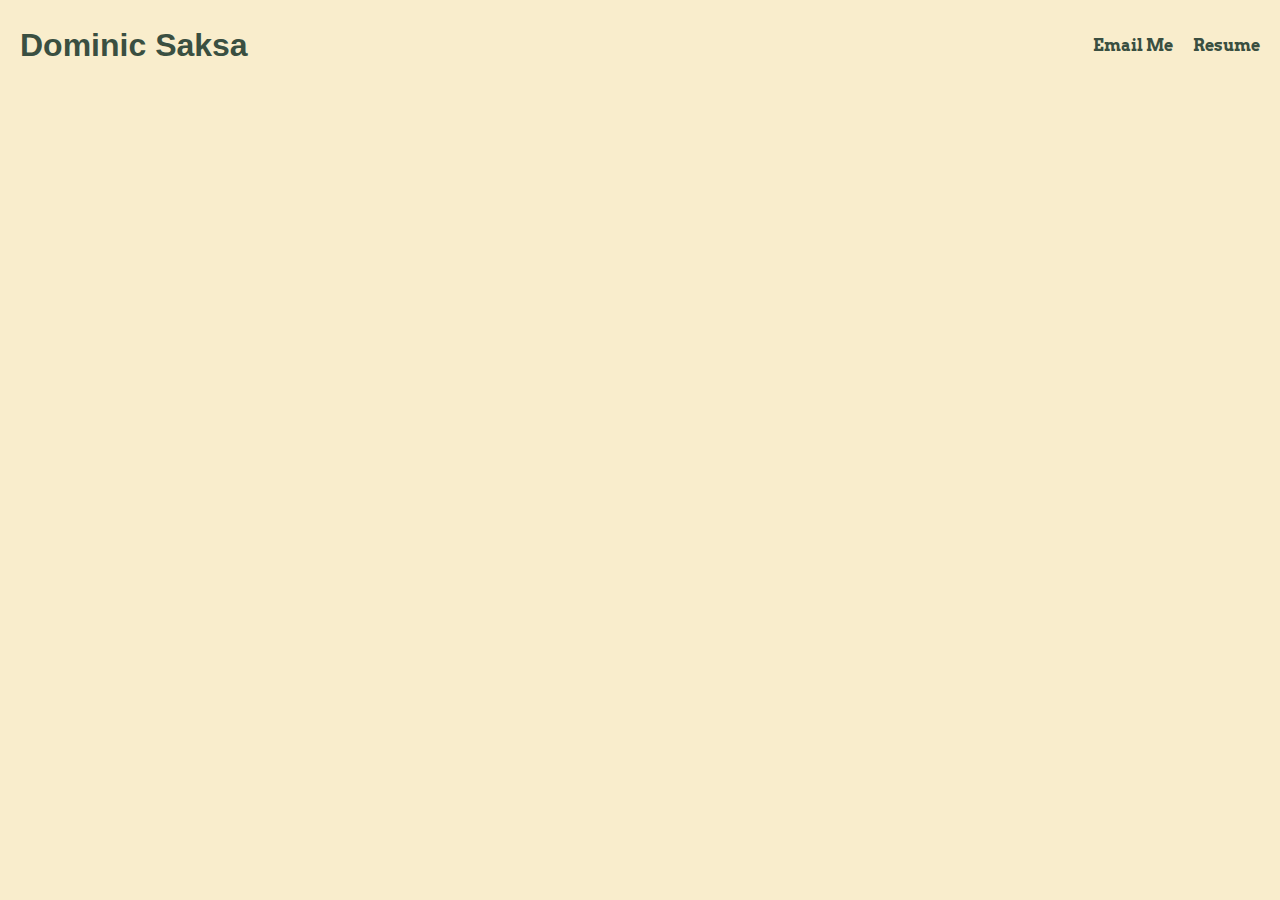
<file: index.html>
<!DOCTYPE html>
<html>
<head>
  <meta charset="utf-8" />
  <title>Dominic Saksa Mind Map</title>
  <link rel="stylesheet" href="css/style.css" />
  <link href="https://fonts.googleapis.com/css2?family=Arvo&family=Oswald&display=swap" rel="stylesheet">
  <script src="https://cdn.jsdelivr.net/npm/gsap@3.12.2/dist/gsap.min.js"></script>
</head>
<body>
  <div class="layout">
    <!-- Top Bar -->
    <header class="top-bar">
      <h1>Dominic Saksa</h1>
      <nav class="top-links">
        <a href="mailto:domsaksa5@gmail.com" target="_blank" rel="noopener noreferrer">Email Me</a>
        <a href="files/Resume.pdf" target="_blank" rel="noopener noreferrer">Resume</a>
      </nav>
    </header>


    <div class="main">
      <div id="hoverLabel" style="display: none;"></div>

      <!-- Center 3D Canvas -->
      <div class="center">
      <div id="container3D"></div>
        <div id="welcomeMessage">
          <h1 style="text-align: center; margin-bottom: 10px;">Welcome</h1>
          <p>This is an interactive 3D portfoilio.</p>
          <p>Click or tap on an island to explore that topic.</p>
          <p>Use the <b>Home</b> button at the top to return here at any time.</p>
        </div>

        <!-- Info Panel -->
        <div id="infoPanel">
          <nav id="infoNav">
            <a href="#" data-model="School">Education</a>
            <a href="#" data-model="Arcade">Game Development</a>
            <a href="#" data-model="Office">Work Experience</a>
            <a href="#" data-model="Computer">Programming Projects</a>
            <a href="#" data-model="Park">Theme Parks</a>
          </nav>  
          <p id="infoDescription"></p>
          <button id="closeInfo">X</button>
        </div>
      </div>
    </div>
  </div>

  <script type="module" src="js/main.js"></script>

  <div id="modelData" style="display: none;">
    <div id="Park" data-title="Theme Parks">
      
    </div>

    <div id="Office" data-title="Work Experience">

    </div>

    <div id="Computer" data-title="Programming Projects">

    </div>

    <div id="Arcade" data-title="Game Development">
      
    </div>

    <div id="School" data-title="Education">
     
    </div>
  </div>

</body>
</html>
</file>
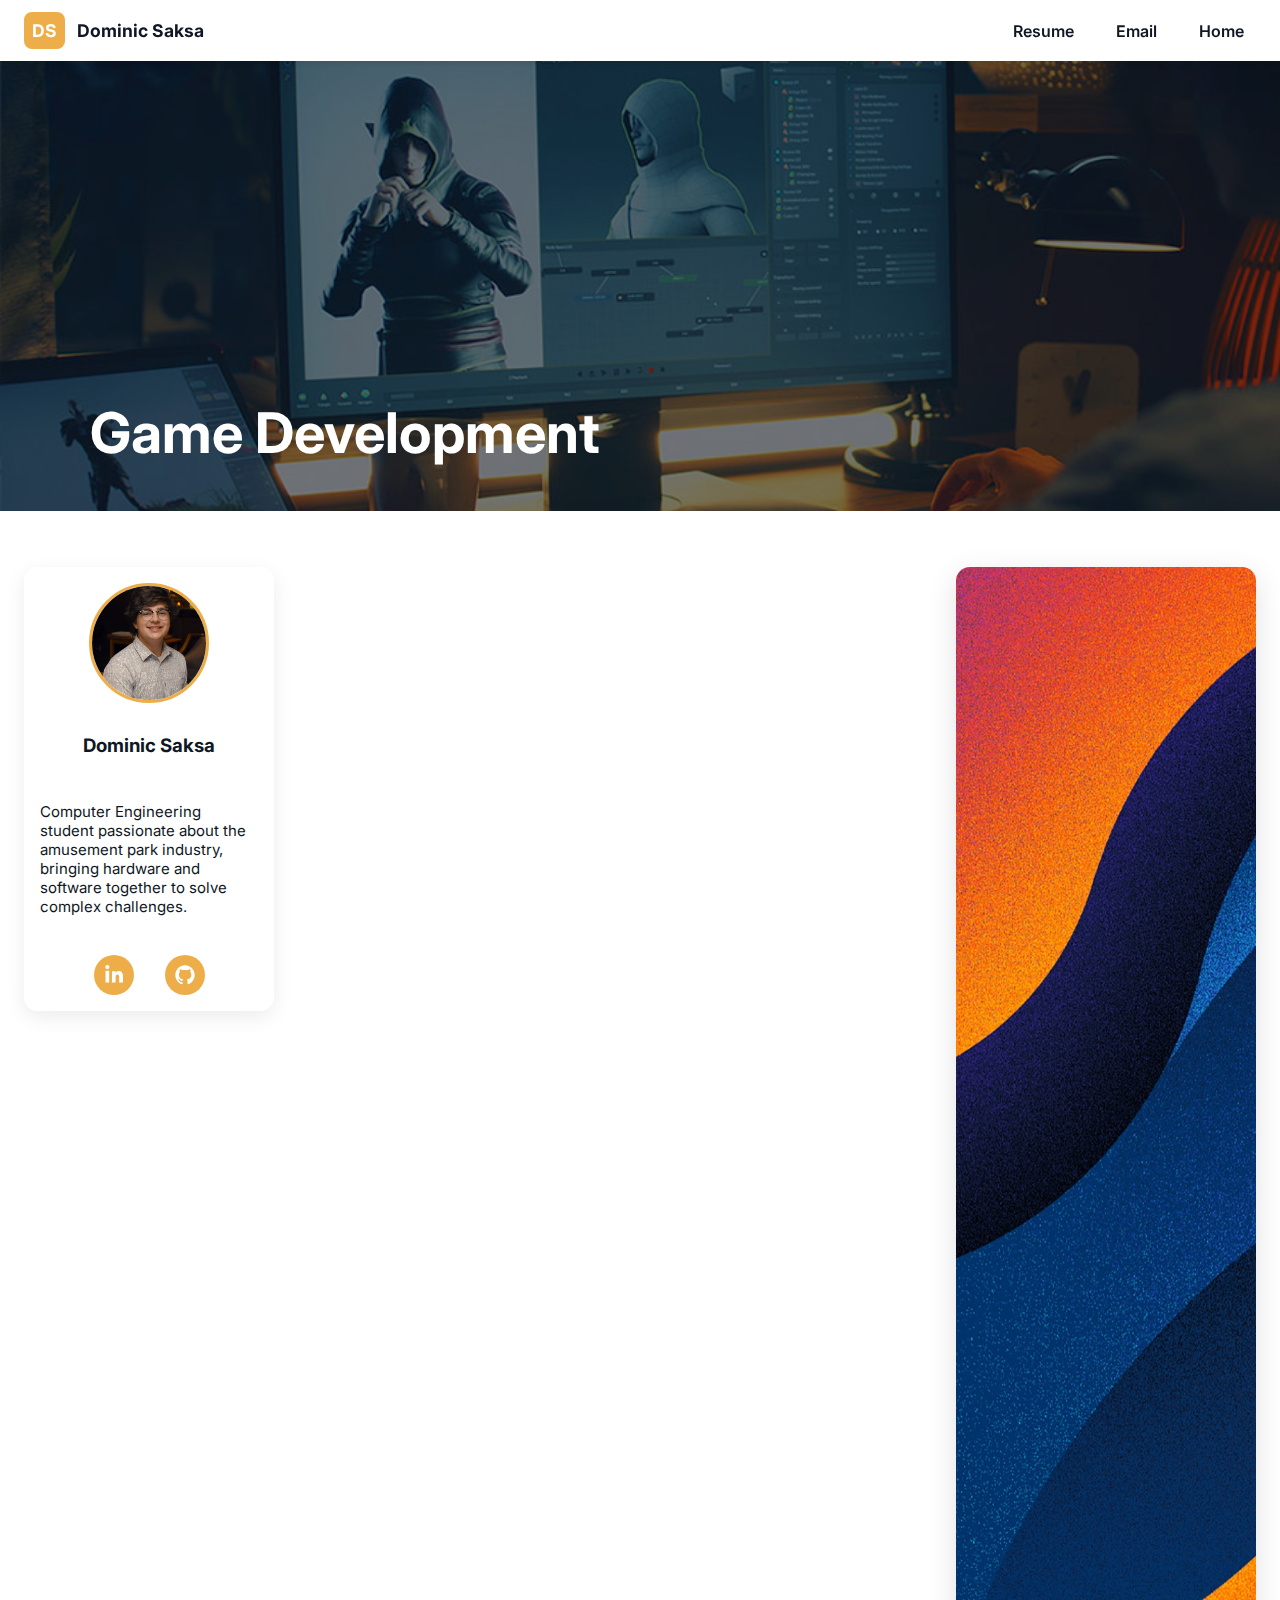
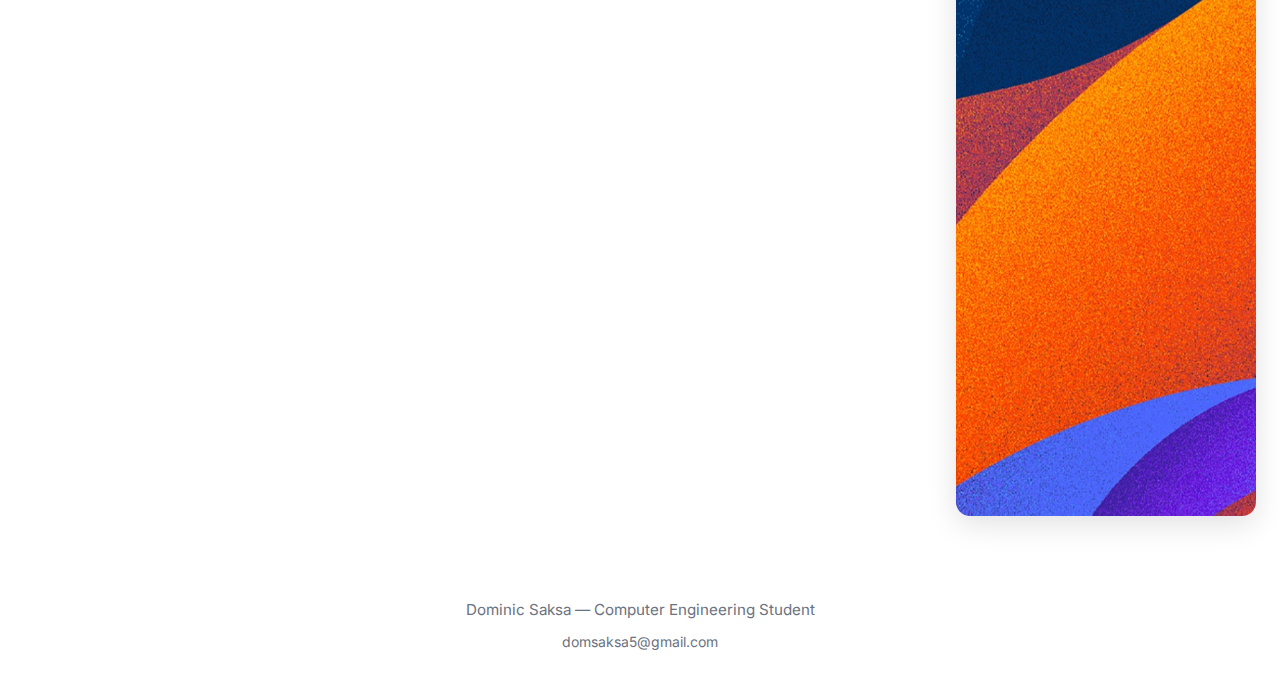
<file: arcade/index.html>
<!doctype html>
<html lang="en">
<head>
  <meta charset="utf-8" />
  <meta name="viewport" content="width=device-width,initial-scale=1" />
  <title>Dominic Saksa — Game Dev | CS Portfolio</title>
  <link rel="preconnect" href="https://fonts.gstatic.com" crossorigin>
  <link href="https://fonts.googleapis.com/css2?family=Inter:wght@300;400;600;700&display=swap" rel="stylesheet">
  <meta name="description" content="Computer Science portfolio — game dev page">
  <style>
    :root{
      --accent:#EDAE49;
      --bg-overlay:rgba(6,11,20,0.55);
      --card-bg:rgba(255,255,255,0.96);
      --muted:#6b7280;
      --radius:14px;
      font-family: 'Inter', system-ui, -apple-system, 'Segoe UI', Roboto, 'Helvetica Neue', Arial;
    }

    *{box-sizing:border-box}
    body,html{height:100%;margin:0;color:#0f1724}

    .topbar{
      background:rgb(255, 255, 255);
      box-shadow: 0 4px 6px -2px rgba(0,0,0,0.1);
      position:sticky;top:0;z-index:10;
      display:flex;justify-content:space-between;align-items:center;
      width:100%;max-width:1920px;margin:0 auto;padding:12px 24px;
    }

    .brand{color:#0f1724;font-weight:700;font-size:1.1rem;display:flex;align-items:center;gap:12px}
    .brand .initial{background:var(--accent);color:white;padding:8px;border-radius:8px}

    .navlinks{display:flex;gap:18px}
    .navlinks a{color:#0f1724;text-decoration:none;font-weight:600;background:transparent;padding:8px 12px;border-radius:10px}
    .navlinks a:hover{background:rgba(0,0,0,0.05)}

    .hero{
      min-height:50vh;
      background-image: url('assets/backgroundGameDev.jpg');
      background-size:cover;
      background-position:center;
      position:relative;
      display:flex;
      flex-direction:column;
      justify-content:flex-end;
      padding:24px;
      margin-top:0;
    }
    .hero::after{
      content:"";position:absolute;inset:0;background:var(--bg-overlay);z-index:0;
    }

    .hero-content{position:relative;z-index:2;display:flex;justify-content:space-between;align-items:flex-end;width:100%;max-width:1100px;margin:0 auto;color:white;padding-bottom:20px}
    .headline{font-size:clamp(2rem,5vw,3.5rem);font-weight:700}

    .container{max-width:1400px;margin:32px auto;padding:24px}

    /* Grid layout for profile + education + MSU photo */
    .main-section{
      display:grid;
      grid-template-columns:250px 2fr 300px;
      gap:24px;
      align-items:start;
    }

    .profile-section{
      display:flex;
      flex-direction:column;
      background:var(--card-bg);
      padding:16px;
      border-radius:var(--radius);
      box-shadow:0 6px 20px rgba(2,6,23,0.08);
      gap:12px;
      text-align:center;
    }
    .profile-pic{
      width:120px;
      height:120px;
      border-radius:50%;
      overflow:hidden;
      margin:0 auto;
      border:3px solid var(--accent);
    }
    .profile-pic img{width:100%;height:100%;object-fit:cover}
    .social-links {
      display: flex;
      justify-content: center;
      gap: 31px; 
      margin-top: 12px;
      flex-wrap: wrap;
    }

    .social-links a {
      display: inline-flex;
      align-items: center;
      justify-content: center;
      background: var(--accent);
      border-radius: 50%;
      width: 40px;  
      height: 40px;
      text-decoration: none;
      transition: transform 0.2s ease, background 0.2s ease;
    }

    .social-links a svg {
      width: 20px;
      height: 20px;
      fill: white;
    }

    .social-links a:hover {
      transform: scale(1.2);
      background: #0f1724; 
    }

    .edu-card{background:var(--card-bg);padding:24px;border-radius:var(--radius);box-shadow:0 6px 20px rgba(2,6,23,0.08)}
    .edu-title{font-size:1.2rem;font-weight:700;margin:0 0 12px}
    .edu-meta{color:var(--muted);margin-bottom:16px}
    .edu-list{display:flex;flex-direction:column;gap:10px}
    .edu-item{
      padding:12px;
      border-radius:10px;
      border:1px solid rgba(15,23,36,0.04);
      }
    .edu-item h4{margin:0;font-size:1rem}
    .edu-item p{margin:6px 0 0;color:var(--muted);font-size:0.95rem}

    .msu-photo{width:100%;height:100%;border-radius:var(--radius);overflow:hidden;box-shadow:0 8px 30px rgba(2,6,23,0.12)}
    .msu-photo img{width:100%;height:100%;object-fit:cover;display:block}
    .computer {
      width:100%;height:100%;border-radius:var(--radius);overflow:hidden;box-shadow:0 8px 30px rgba(2,6,23,0.12)
    }
    .computer img{
      width:100%;
      height:100%;
      object-fit:cover;
      object-position: top ; 
      display:block;
    }


    .chip{display:inline-block;background:#dddddd;padding:6px 10px;border-radius:999px;font-weight:600; margin-right: 10px;}
    .chip:hover{
        background: #fcd285;
        transform: scale(1.05); 
        box-shadow: 0 4px 12px rgba(0,0,0,0.15); 
      }

    @media (max-width:1100px){
      .main-section-{grid-template-columns:1fr;}
      .hero-content{flex-direction:column;align-items:flex-start;margin-top:20px}
      .navlinks{display:none}
    }

    .project-block {
    display: flex;
    gap: 16px;
    background: rgba(243,244,246,0.6);
    padding: 12px 16px;
    border-radius: 10px;
    margin-top: 12px;
    align-items: flex-start;
    transition: 
      background 0.3s ease, 
      transform 0.3s ease, 
      box-shadow 0.3s ease;
    }

    .project-block:hover {
      background: #f0f0f0;
      transform: scale(1.01); 
      box-shadow: 0 4px 12px rgba(0,0,0,0.15); 
      cursor: pointer;
    }

    .project-block img.project-img {
    width: 300px;
    height: 300px;
    object-fit: cover; 
    border-radius: 8px;
    }

    .project-content h5 {
    margin: 0 0 6px;
    font-size: 1rem;
    font-weight: 600;
    }

    .project-content p {
    margin: 0;
    font-size: 0.95rem;
    color: var(--muted);
    }

    @media (max-width:700px){
    .project-block {
        flex-direction: column;
        align-items: flex-start;
    }
    .project-block img.project-img {
        width: 100%;
        height: auto;
    }
    }

    .project-link {
      display: inline-block;
      margin: 16px auto 0;
      padding: 8px 16px;
      background: var(--accent);
      color: white;
      font-weight: 600;
      text-decoration: none;
      border-radius: 8px;
      transition: background 0.2s ease, transform 0.2s ease, box-shadow 0.2s ease;
    }

    .project-link:hover {
      background: #f9c45a; 
      transform: scale(1.05); 
      box-shadow: 0 4px 12px rgba(0,0,0,0.15); 
    }


    .project-link-container {
      text-align: center;
    }

    @keyframes slideIn {
      0% {
        opacity: 0;
        transform: translateY(30px); 
      }
      100% {
        opacity: 1;
        transform: translateY(0);    
      }
    }

    .fade-slide-in {
      animation: slideIn 0.8s ease-out forwards;
    }

    @keyframes slideInLeft {
            0% {
        opacity: 0;
        transform: translateX(-80px);
      }
      100% {
        opacity: 1;
        transform: translateX(0);
      }
    }
    .fade-slide-in-left {
      animation: slideInLeft 0.8s ease-out forwards;
    }

    @keyframes slideInRight {
            0% {
        opacity: 0;
        transform: translateX(80px);
      }
      100% {
        opacity: 1;
        transform: translateX(0);
      }
    }
    .fade-slide-in-right {
      animation: slideInRight 0.8s ease-out forwards;
    }

    
    @keyframes slideInBelow {
            0% {
        opacity: 0;
        transform: translateY(80px);
      }
      100% {
        opacity: 1;
        transform: translateY(0);
      }
    }
    .fade-slide-in-below {
      opacity: 0; 
      animation-fill-mode: forwards; 
    }

    .fade-slide-in-below { animation: slideInBelow 0.8s ease-out both; animation-delay: 0.2s; }


  </style>
</head>
<body>

  <header>
    <div class="topbar">
      <div class="brand" aria-label="Site owner">
        <div class="initial">DS</div>
        <div>Dominic Saksa</div>
      </div>
      <nav class="navlinks" aria-label="Top navigation">
        <a href="/files/Resume.pdf" target="_blank" rel="noopener">Resume</a>
        <a href="mailto:domsaksa5@gmail.com">Email</a>
        <a href="/index.html">Home</a>
      </nav>
    </div>
  </header>

  <section class="hero" role="banner">
    <div class="hero-content">
      <div>
        <div class="headline">Game Development</div>
      </div>
    </div>
  </section>

  <main class="container" role="main">
    <section class="main-section " aria-labelledby="education-heading">
      <div class="profile-section fade-slide-in-left">
        <div class="profile-pic"><img src="assets/dom.JPG" alt="Dominic Saksa"></div>
        <h3>Dominic Saksa</h3>
        <p style="font-size: 15px; text-align: left;">Computer Engineering student passionate about the amusement park industry, bringing hardware and software together to solve complex challenges.</p>
        <div class="social-links">
          <a href="https://www.linkedin.com/in/dominic-saksa-895165298/" target="_blank" aria-label="LinkedIn">
            <svg xmlns="http://www.w3.org/2000/svg" viewBox="0 0 448 512" width="24" height="24" fill="currentColor">
              <path d="M100.28 448H7.4V148.9h92.88zm-46.44-340.7a53.64 53.64 0 1 1 53.64-53.6 53.64 53.64 0 0 1-53.64 53.6zM447.9 448h-92.68V302.4c0-34.7-12.44-58.3-43.6-58.3-23.8 0-38 16-44.3 31.4-2.3 5.5-2.8 13.2-2.8 20.9V448h-92.7s1.2-261 0-288h92.7v40.8c-.2.3-.5.7-.7 1h.7v-1c12.3-19 34.3-46.1 83.3-46.1 60.8 0 106.5 39.7 106.5 125V448z"/>
            </svg>
          </a>

          <a href="https://github.com/DmSka" target="_blank" aria-label="GitHub">
            <svg xmlns="http://www.w3.org/2000/svg" viewBox="0 0 496 512" width="24" height="24" fill="currentColor">
              <path d="M165.9 397.4c0 2-2.3 3.6-5.2 3.6-3 0-5.2-1.6-5.2-3.6 0-2 2.3-3.6 5.2-3.6 2.9 0 5.2 1.6 5.2 3.6zm-32.1-6.3c-.7 1.6-2.8 2.1-4.6 1.1-1.9-1-2.8-2.8-2.1-4.4.7-1.6 2.8-2.1 4.6-1.1 1.9 1 2.8 2.8 2.1 4.4zm44.2-1.1c-1.9.7-4-.4-4.7-2.5-.7-2.1.3-4.5 2.2-5.2 1.9-.7 4 .4 4.7 2.5.7 2.1-.3 4.5-2.2 5.2zm16.2-12.2c-1.6 1.2-3.9.6-5.1-1.2-1.2-1.8-.6-4.1 1-5.3 1.6-1.2 3.9-.6 5.1 1.2 1.3 1.8.6 4.1-1 5.3zM248 8C111 8 0 119 0 256c0 110.6 71.5 204.4 170.7 237.5 12.5 2.3 17.1-5.4 17.1-12v-42.6c-69.4 15.1-83.9-33.5-83.9-33.5-11.3-28.7-27.6-36.3-27.6-36.3-22.6-15.5 1.7-15.2 1.7-15.2 25 1.8 38.1 25.7 38.1 25.7 22.2 38 58.3 27 72.5 20.7 2.3-16.1 8.7-27 15.8-33.2-55.3-6.3-113.3-27.6-113.3-122.8 0-27.1 9.7-49.2 25.6-66.5-2.6-6.3-11.1-31.8 2.4-66.3 0 0 21-6.7 68.7 25.5 19.9-5.5 41.3-8.2 62.6-8.3 21.3.1 42.7 2.8 62.6 8.3 47.7-32.3 68.6-25.5 68.6-25.5 13.5 34.5 5 60 2.4 66.3 16 17.3 25.6 39.4 25.6 66.5 0 95.4-58.1 116.4-113.6 122.6 8.9 7.7 16.9 23 16.9 46.4v68.8c0 6.6 4.5 14.3 17.2 11.9C424.5 460.4 496 366.6 496 256 496 119 385 8 248 8z"/>
            </svg>
          </a>
        </div>
      </div>

      <div class="edu-card fade-slide-in-below">
        <h2 id="education-heading" class="edu-title">Independant Projects</h2>
        <div class="edu-list">
            <article class="edu-item" aria-labelledby="msu-degree">
                <h4 id="msu-degree">Proficiencies</h4>
                <p class="muted">Unity, 2d Physics, 3d Physics, Sprites, Rigging, UI, UX</p>
            </article>

            <article class="edu-item" aria-labelledby="projects-heading">
              <div class="project-block ">
                <img src="assets/APinchOfthis.PNG" alt="Theme Park Ride Simulation" class="project-img">
                <div class="project-content">
                  <h3>A Pinch of This</h3>
                  <p style="margin-top:8px; color:#414141;"><span class="chip">Unity</span><span class="chip">C#</span><span class="chip">3D</span></p>
                  <h5 style="margin-top: 10px;">Rogue-Like Cooking Game</h5>
                  <p>Players have to combine ingredients together to create pairings for bonus points</p>
                  <br>
                  <div class="project-link-container">
                    <a href="https://pizzacaptaingames.itch.io/a-pinchothis" target="_blank" rel="noopener" class="project-link">
                      Itchio Download
                    </a>
                  </div>
                </div>
              </div>

              <div class="project-block ">
                <img src="assets/thatNight.png" alt="Theme Park Ride Simulation" class="project-img">
                <div class="project-content">
                  <h3>Later That Night</h3>
                  <p style="margin-top:8px; color:#414141;"><span class="chip">Unity</span><span class="chip">C#</span><span class="chip">3D</span></p>
                  <h5 style="margin-top: 10px;">Retro 3D Horror Game</h5>
                  <p>Player is driving when their vehicle suddendly breaks down leaving them stranded in the forest being chased down.</p>
                  <br>
                  <div class="project-link-container">
                    <a href="https://pizzacaptaingames.itch.io/thatnight" target="_blank" rel="noopener" class="project-link">
                      Itchio Download
                    </a>
                  </div>
                </div>
              </div>

              <div class="project-block ">
                <img src="assets/Electro.png" alt="Theme Park Ride Simulation" class="project-img">
                <div class="project-content">
                  <h3>Electro</h3>
                  <p style="margin-top:8px; color:#414141;"><span class="chip">Unity</span><span class="chip">C#</span><span class="chip">2D</span></p>
                  <h5 style="margin-top: 10px;">2D Sci-fi Adventure Fighting Game</h5>
                  <p>Player is dropped into a city and has to search to find crafting recipes to create better weapons and take down killer robots and plants.</p>
                  <br>
                  <div class="project-link-container">
                    <a href="https://pizzacaptaingames.itch.io/electro" target="_blank" rel="noopener" class="project-link">
                      Itchio Download
                    </a>
                  </div>
                </div>
              </div>

               <div class="project-block ">
                <img src="assets/CoasterCrazy.png" alt="Theme Park Ride Simulation" class="project-img">
                <div class="project-content">
                  <h3>Coaster Crazy</h3>
                  <p style="margin-top:8px; color:#414141;"><span class="chip">Unity</span><span class="chip">C#</span><span class="chip">2D</span></p>
                  <h5 style="margin-top: 10px;">2D Theme Park Idle Game</h5>
                  <p>Buy plots of land and upgrade attracions attemping to gain money.</p>
                  <br>
                  <div class="project-link-container">
                    <a href="https://pizzacaptaingames.itch.io/coastercrazy" target="_blank" rel="noopener" class="project-link">
                      Itchio Download
                    </a>
                  </div>
                </div>
              </div>
            </article>

        </div>
      </div>

      <aside class="computer fade-slide-in-right" aria-label="MSU campus photo">
        <img src="assets/sideGameDev.jpg" alt="beaumont-tower-2021">
      </aside>

    </section>
  </main>

  <footer style="text-align:center;padding:28px 12px;color:var(--muted);font-size:0.95rem">
    Dominic Saksa — Computer Engineering Student
        <p style="font-size: 14px;">domsaksa5@gmail.com</p>
  </footer>

</body>
</html>
</file>
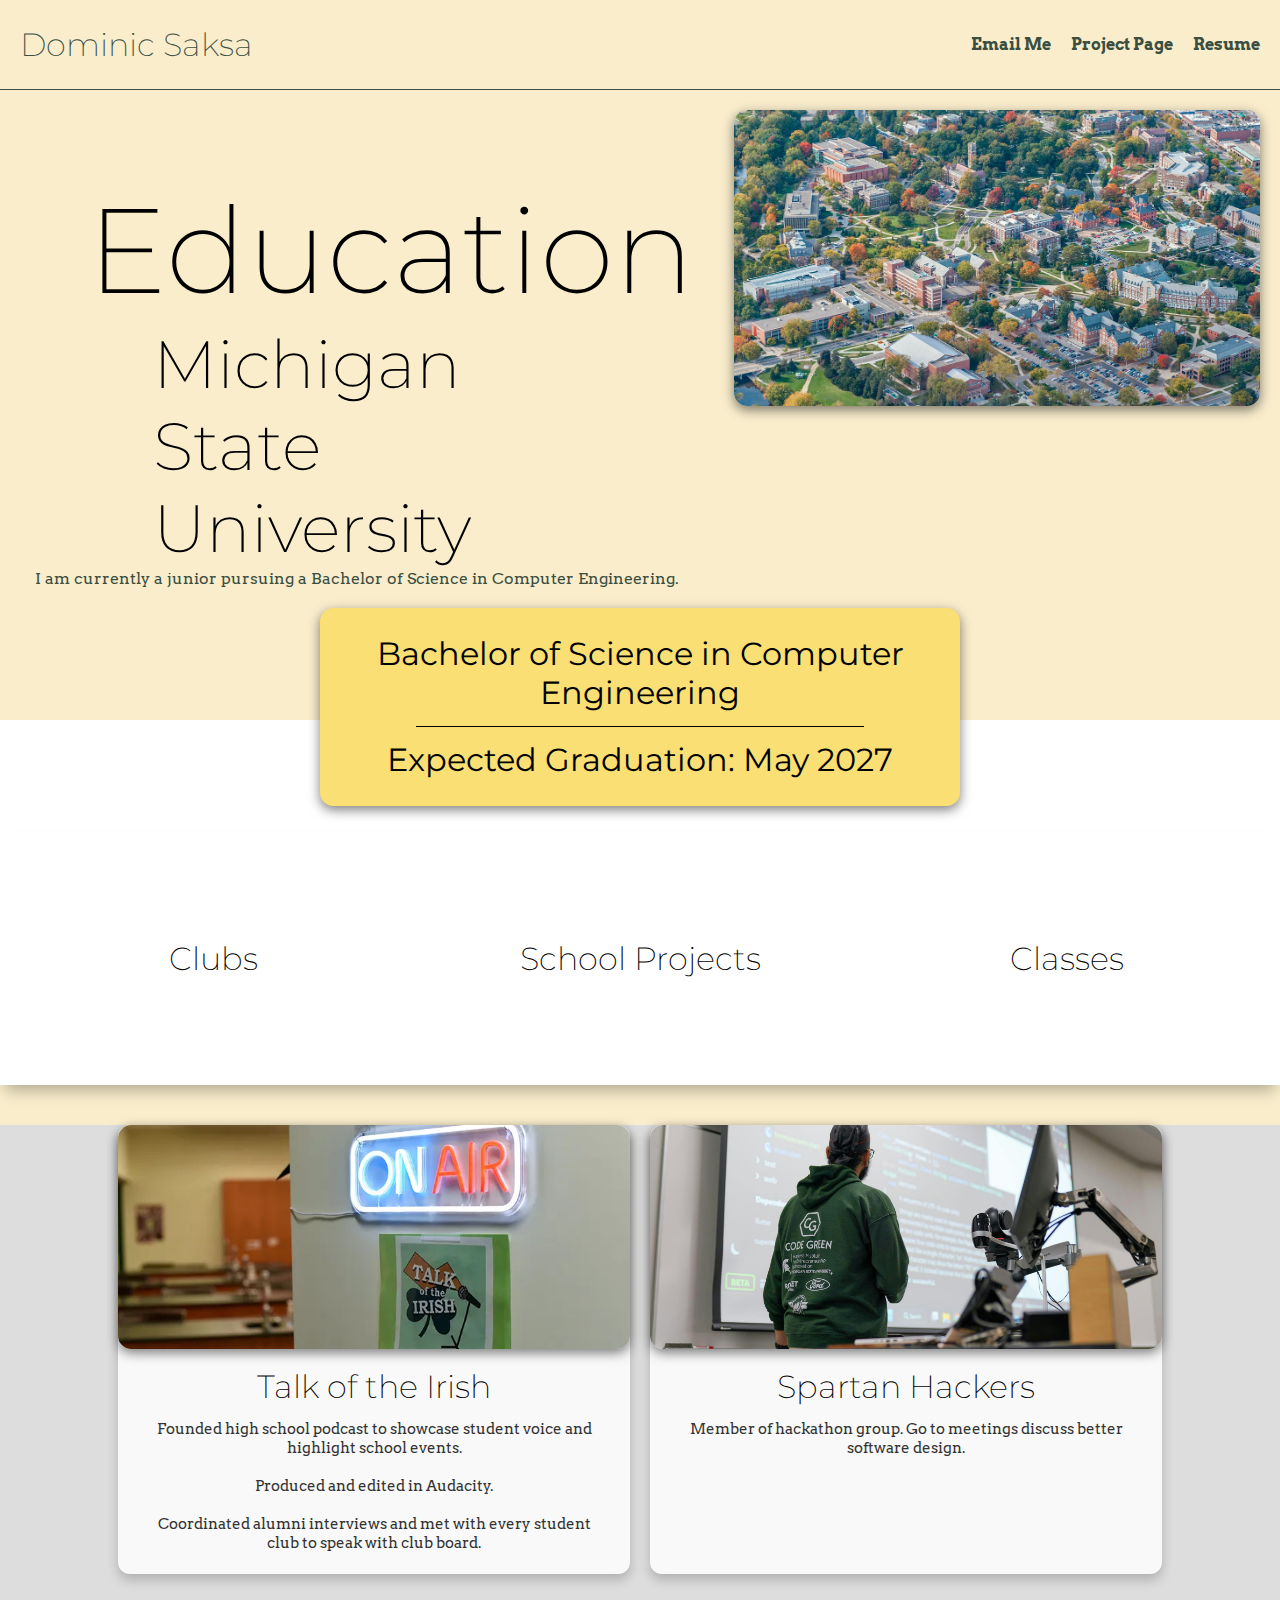
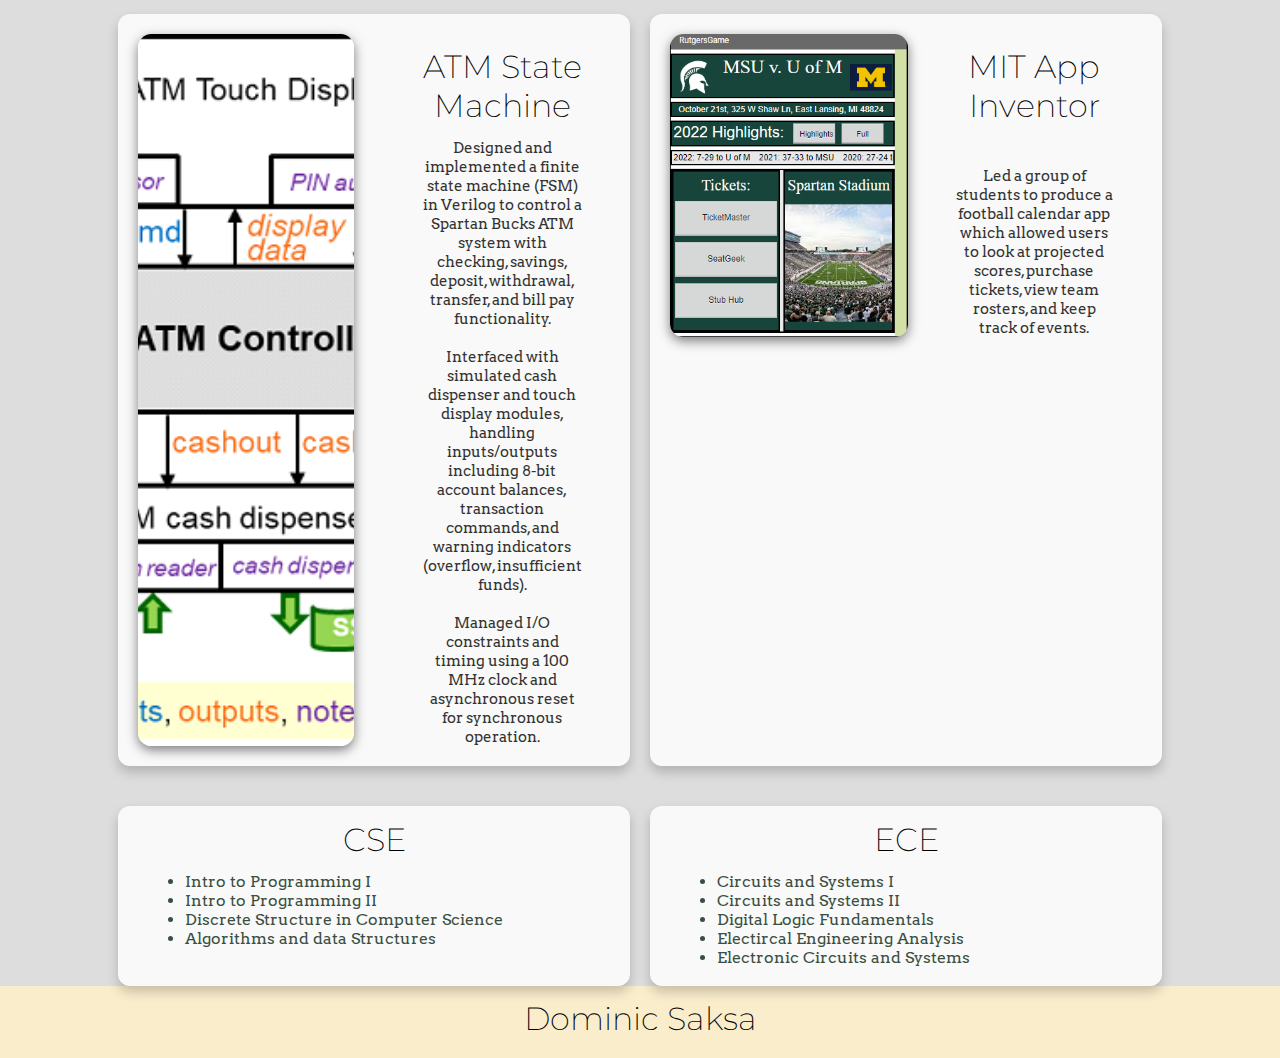
<file: education/index.html>
<!DOCTYPE html>
<html lang="en">
<head>
  <meta charset="utf-8" />
  <title>Education Page</title>
  <link rel="stylesheet" href="education.css"/>
  <link href="https://fonts.googleapis.com/css2?family=Arvo&family=Oswald&display=swap" rel="stylesheet">
  <script src="https://cdn.jsdelivr.net/npm/gsap@3.12.2/dist/gsap.min.js"></script>
</head>
<body>
    <!-- Top Bar -->
    <header class="top-bar " style="border-bottom: 1px solid #3A4F41;">
      <h1 style="color: #3A4F41">Dominic Saksa</h1>
      <nav class="top-links">
        <a href="mailto:domsaksa5@gmail.com" target="_blank" rel="noopener noreferrer">Email Me</a>
        <a href="https://your-project-page.com" target="_blank" rel="noopener noreferrer">Project Page</a>
        <a href="files/Resume.pdf" target="_blank" rel="noopener noreferrer">Resume</a>
      </nav>
    </header>
    <div class ="columns">
        <div class="column">
            <h1 style="font-size: 90pt; margin-left: 50pt; margin-top: 50pt;">Education</h1>
            <h2 style="font-size: 50pt; margin-left: 100pt;">Michigan <br> State <br> University</h2>
            <p style="text-align: center; margin-left: 0pt;">I am currently a junior pursuing a Bachelor of Science in Computer Engineering.</p>
        </div>
        <div class="column">
            <img src="../images/171100_hero.jpg" 
                style="width: 100%; border-radius: 10pt; box-shadow: 0 4px 12px rgba(0, 0, 0, 0.5);">
        </div>
    </div>
    <div style="background: linear-gradient(to bottom, #F9EDCC 50%, white 50%); padding-bottom: 20pt;">
        <div style="background-color: #F9DF74; border-radius: 10pt; text-align: center; box-shadow: 0 4px 12px rgba(0, 0, 0, 0.5); margin-top: 20pt; width: 50%; margin:auto; padding-top: 20pt; padding-bottom: 20pt;">
            <h1 style="font-weight: 400;">Bachelor of Science in Computer Engineering</h1>
            <hr width="70%" style="background-color: black; height: 1px; border: none; margin: auto; margin-top: 10pt; margin-bottom: 10pt;">
            <h1 style="font-weight: 400">Expected Graduation: May 2027</h1>
        </div>
    </div>
    <!-- Top block with shadow -->
    <div style="background-color: white; z-index: 3; box-shadow: 0 10px 15px -5px rgba(0, 0, 0, 0.3);">
        <div class="columns" style="padding-top: 80pt; padding-bottom: 80pt;">
            <div class="column" style="text-align: center; cursor: pointer;" onclick="showContent('clubs')">
            <h1>Clubs</h1>
            </div>
            <div class="column" style="text-align: center; cursor: pointer;" onclick="showContent('projects')">
            <h1>School Projects</h1>
            </div>
            <div class="column" style="text-align: center; cursor: pointer;" onclick="showContent('classes')">
            <h1>Classes</h1>
            </div>
        </div>
    </div>

    <div style="background-color: rgb(221, 221, 221); z-index: 1;">
        <div id ="clubs" class="content-box">
            <div class="box-row">
                <div class="info-box">
                    <img src="../images/On_Air.jpg" 
                        style="
                        width: 100%;
                        height: 50%;
                        object-fit: cover;
                        border-radius: 10pt;
                        box-shadow: 0 4px 12px rgba(0, 0, 0, 0.5);
                        margin: 0;
                        padding: 0;
                    ">
                    <h1 style="margin: 10pt;">Talk of the Irish</h1>
                    <p style="margin-left: 20pt; margin-right: 20pt;">Founded high school podcast to showcase student voice and highlight school events.</p>
                    <br>
                    <p style="margin-left: 20pt; margin-right: 20pt;">Produced and edited in Audacity.</p>
                    <br>
                    <p style="margin-left: 20pt; margin-right: 20pt;">Coordinated alumni interviews and met with every student club to speak with club board.</p>
                </div>
                <div class="info-box">
                    <img src="../images/3741dc84-6cab-41aa-a6fe-f9a9e9ff7b23.sized-1000x1000.jpg" 
                                               style="
                        width: 100%;
                        height: 50%;
                        object-fit: cover;
                        border-radius: 10pt;
                        box-shadow: 0 4px 12px rgba(0, 0, 0, 0.5);
                        margin: 0;
                        padding: 0;
                    ">
                    <h1 style="margin: 10pt;">Spartan Hackers</h1>
                    <p style="margin-left: 20pt; margin-right: 20pt;">Member of hackathon group. Go to meetings discuss better software design.</p>
                </div>
            </div>
        </div>
        <div id ="projects" class="content-box">
            <div class="box-row">
                <div class="info-box">
                    <div class="columns">
                        <div class="column">
                            <img src="../images/atmMachine.png" 
                            style="
                            width: 100%;
                            height: 100%;
                            object-fit: cover;
                            border-radius: 10pt;
                            box-shadow: 0 4px 12px rgba(0, 0, 0, 0.5);
                            margin: 0;
                            padding: 0;
                            ">
                        </div>
                        <div class="column">
                            <h1 style="margin: 10pt;">ATM State Machine</h1>
                            <p style="margin-left: 20pt; margin-right: 20pt;">Designed and implemented a finite state machine (FSM) in Verilog to control a Spartan Bucks ATM system with checking, savings, deposit, withdrawal, transfer, and bill pay functionality.</p>
                            <br>
                            <p style="margin-left: 20pt; margin-right: 20pt;">Interfaced with simulated cash dispenser and touch display modules, handling inputs/outputs including 8-bit account balances, transaction commands, and warning indicators (overflow, insufficient funds).</p>
                            <br>
                            <p style="margin-left: 20pt; margin-right: 20pt;">Managed I/O constraints and timing using a 100 MHz clock and asynchronous reset for synchronous operation.</p>
                        </div>
                    </div>
                </div>
                <div class="info-box">
                    <div class="columns">
                        <div class="column">
                            <img src="../images/Screenshot 2023-09-29 091448.png" 
                                style="
                                width: 110%;
                                height: 100%;
                                object-fit: cover;
                                border-radius: 10pt;
                                box-shadow: 0 4px 12px rgba(0, 0, 0, 0.5);
                                margin: 0;
                                padding: 0;
                            ">
                        </div>
                        <div class = "column">
                            <h1 style="margin: 10pt;">MIT App Inventor</h1>
                            <p style="margin-left: 20pt; margin-right: 20pt;">Led a group of students to produce a football calendar app which allowed users to look at projected scores, purchase tickets, view team rosters,  and keep track of events.</p>
                        </div>
                    </div>
                </div>
            </div>
        </div>
        <div id ="classes" class="content-box">
            <div class="box-row">
                <div class="info-box">
                    <h1 style="margin: 10pt;">CSE</h1>
                    <ul style="text-align: left; margin-left: 50pt;">
                        <li>Intro to Programming I</li>
                        <li>Intro to Programming II</li>
                        <li>Discrete Structure in Computer Science</li>
                        <li>Algorithms and data Structures</li>
                    </ul>
                </div>
                <div class="info-box">
                    <h1 style="margin: 10pt;">ECE</h1>
                    <ul style="text-align: left; margin-left: 50pt;">
                        <li>Circuits and Systems I</li>
                        <li>Circuits and Systems II</li>
                        <li>Digital Logic Fundamentals</li>
                        <li>Electircal Engineering Analysis</li>
                        <li>Electronic Circuits and Systems</li>
                        <br>
                    </ul>
                </div>
            </div>
        </div>
    </div>

    <script>
        function showContent(section) {
            // Hide all content boxes
            const boxes = document.querySelectorAll('.content-box');
            boxes.forEach(box => box.style.display = 'none');

            // Show the selected content box
            const selected = document.getElementById(section);
            if (selected) {
            selected.style.display = 'block';
            }
        }
    </script>
</body>
<footer>
    <h1 style="text-align: center; margin-top: 10pt; padding-bottom: 15pt;">Dominic Saksa</h1>
</footer>
</html>
</file>
<file: education/education.css>
@import url('https://fonts.googleapis.com/css2?family=Montserrat:wght@100;200;300;400&display=swap');

:root {
  --dark-color:   #000022;
  --green-color:  #3A4F41;
  --orange-color: #EDAE49;
  --yellow-color: #F9DF74;
  --white-color:  #F9EDCC;
}

* {
  box-sizing: border-box;
  margin: 0;
  padding: 0;
}

html, body {
  height: 100%;
  width: 100%;
  font-family: 'Arvo', 'Oswald', sans-serif;
  background: var(--white-color);
  color: var(--green-color);
}

  body {
    font-family: 'Arvo', serif;
  }

  h1, h2, h3, h4, h5 {
    font-family: 'Montserrat', sans-serif;
    font-weight: 200; /* Try 300 or 400 for lighter appearance */
    color: black;
  }

/* Layout Container */
.layout {
  display: flex;
  flex-direction: column;
  height: 100vh;
  width: 100vw;
}

/* Top Bar */
.top-bar {
  height: 10%;
  display: flex;
  align-items: center;
  justify-content: space-between; /* Pushes title left, links right */
  padding: 10px 20px;
  background-color: var(--white-color);
  color: var(--green-color);
}

.title-group {
  display: flex;
  flex-direction: column;
}

.top-links {
  display: flex;
  gap: 20px; /* spacing between links */
}

.top-links a {
  color: var(--green-color);
  text-decoration: none;
  font-weight: 600;
  transition: color 0.3s ease;
}

.top-links a:hover {
  color: black
}

.columns {
  display: flex;
  flex-direction: row;
  width: 100%;
  padding: 20px;
  gap: 40px; /* space between columns */
}

.column {
  flex: 1;
  display: flex;
  flex-direction: column;
  justify-content: space-between;
}

.box {
    border-radius: 20pt;
    background-color: rgb(204, 204, 204);
    box-shadow: 0 4px 12px rgba(0, 0, 0, 0.5);
    width: 80%;
    margin: auto;
}


.box-row {
  display: flex;
  justify-content: center;      /* center the row */
  gap: 20px;                    /* spacing between boxes */
  flex-wrap: wrap;              /* allows wrapping on smaller screens */
  margin-top: 40px;
}

.info-box {
  background-color: #f9f9f9;
  padding: 0px;
  border-radius: 12px;
  box-shadow: 0 6px 12px rgba(0, 0, 0, 0.2);
  text-align: center;
  transition: transform 0.3s ease;
  width: 40%;
}

.info-box:hover {
  transform: translateY(-5px);
  background-color: #b4b4b48f;
}

.info-box img {
  width: 100%;
  border-radius: 10px;
  margin-bottom: 15px;
}

.info-box h2 {
  font-size: 1.2em;
  margin: 10px 0 5px;
}

.info-box p {
  font-size: 0.95em;
  color: #333;
}




@media (max-width: 768px) {
  .columns {
    flex-direction: column;
  }
}
</file>
<file: css/style.css>
/* General Reset */
@import url('https://fonts.googleapis.com/css2?family=Poppins:wght@400;600&display=swap');

:root {
  --dark-color:   #000022;
  --green-color:  #3A4F41;
  --orange-color: #EDAE49;
  --yellow-color: #F9DF74;
  --white-color:  #F9EDCC;
}

* {
  box-sizing: border-box;
  margin: 0;
  padding: 0;
}

html, body {
  height: 100%;
  width: 100%;
  font-family: 'Arvo', 'Oswald', sans-serif;
  background: var(--white-color);
  color: var(--green-color);
  overflow: hidden;
}

  body {
    font-family: 'Arvo', serif;
  }

  h1, h2, h3, h4, h5 {
    font-family: 'Montserrat', sans-serif;
  }

/* Layout Container */
.layout {
  display: flex;
  flex-direction: column;
  height: 100vh;
  width: 100vw;
}

/* Top Bar */
.top-bar {
  height: 10%;
  display: flex;
  align-items: center;
  justify-content: space-between; /* Pushes title left, links right */
  padding: 10px 20px;
  background-color: var(--white-color);
  color: var(--green-color);
}

.title-group {
  display: flex;
  flex-direction: column;
}

.top-links {
  display: flex;
  gap: 20px; /* spacing between links */
}

.top-links a {
  color: var(--green-color);
  text-decoration: none;
  font-weight: 600;
  transition: color 0.3s ease;
}

.top-links a:hover {
  color: black
}

/* Main Area */
.main {
  display: flex;
  flex: 1;
  overflow: hidden;
}

/* Sidebar Styling */
.sidebar {
  width: 220px;
  background-color: var(--white-color);
  padding: 20px;
  border-right: 1px solid #333;
  overflow-y: auto;
}

.sidebar.right {
  border-right: none;
  border-left: 1px solid var(--white-color);
}

/* Center 3D Area */
.center {
  flex: 1;
  position: relative;
}

/* 3D Canvas Fills Center Area */
#container3D {
  width: 100%;
  height: 100%;
  display: block;
}

/* Info Panel Styling */
#infoPanel {
  position: fixed;
  top: 0;
  left: 0; /* Cover from the far left */
  width: 100%; /* Full viewport width */
  height: 100%; /* Full viewport height */
  padding: 15px;
  background: rgba(0, 0, 0, 0.9); /* Optional: make it a bit darker for full-screen effect */
  color: white;
  font-size: 16px;
  border-radius: 0; /* No rounded edges for full screen */
  display: none;
  z-index: 100;
  box-shadow: none; /* Shadow not necessary if full screen, optional */
  overflow-y: auto; /* Scroll if content too tall */
}


#infoPanel h2 {
  margin-bottom: 10px;
}

#infoPanel p {
  line-height: 1.4;
}

#closeInfo {
  position: absolute;
  width: 35px;
  height: 35px;
  top: 30px;
  right: 30px;
  background: white;
  border: none;
  font-size: 28px;
  color: black;
  cursor: pointer;
  z-index: 101; /* Ensure it's above content */
  border-radius: 25px;
  transition: color 0.2s ease;
}

#closeInfo:hover {
  color: gold;
}

.scroll-box::-webkit-scrollbar {
  width: 10px;
}

/* Track */
.scroll-box::-webkit-scrollbar-track {
  background: gray
}
 
/* Handle */
.scroll-box::-webkit-scrollbar-thumb {
  background: var(--orange-color);
}

/* Handle on hover */
.scroll-box::-webkit-scrollbar-thumb:hover {
  background: #555; 
}

#hoverLabel {
  position: fixed;
  background-color: rgba(0, 0, 0, 0.137);
  color: white;
  padding: 6px 12px;
  border-radius: 6px;
  font-family:  'Arvo', 'Oswald', sans-serif;
  font-size: 25pt;
  pointer-events: none;
  z-index: 200;
  transition: opacity 0.2s ease;
}

  #education-section {
    height: 80%;
    display: flex;
    align-items: stretch;
    justify-content: center;
  }

  .education-container {
    display: flex;
    flex: 1;
    gap: 40px;
  }

 .html-box {
    background-color: #1e1e1e;
    border-left: 5px solid var(--orange-color);
    padding: 20px 25px;
    margin: 20px auto;
    max-width: 600px;
    border-radius: 12px;
    transition: transform 0.3s ease, box-shadow 0.3s ease;
    color: var(--white-color);
    font-family: 'Arvo', 'Oswald', sans-serif;
    margin-bottom: 1rem;
  }

  .html-box h3 {
    margin-top: 0;
    font-size: 1.6rem;
    color: var(--white-color);
    font-style: italic;
    border-bottom: 1px solid var(--white-color);
    padding-bottom: 5px;
    margin-bottom: 10px;
  }

  .html-box p {
    margin: 0;
    font-size: 1rem;
    line-height: 1.5;
    color: #ccc;
  }

  .html-box em {
    font-style: italic;
    color: #aaa;
  }

  .columns {
    display: flex;
    gap: 40px;
    padding: 20px;
  }

  .column {
    flex: 1;
    display: flex;
    flex-direction: column;
    justify-content: space-between;
  }

  @media (max-width: 768px) {
    .columns {
      flex-direction: column;
    }
  }

.slide-in-left {
  animation: slideInFromLeft 0.8s ease-out forwards;
}

.slide-in-right {
  animation: slideInFromRight 0.8s ease-out forwards;
}

@keyframes slideInFromLeft {
  from {
    transform: translateX(-100%);
    opacity: 0;
  }
  to {
    transform: translateX(0);
    opacity: 1;
  }
}

@keyframes slideInFromRight {
  from {
    transform: translateX(100%);
    opacity: 0;
  }
  to {
    transform: translateX(0);
    opacity: 1;
  }
}

@keyframes slideInFromBottom {
  from {
    transform: translateY(100%);
    opacity: 0;
  }
  to {
    transform: translateY(0);
    opacity: 1;
  }
}

#infoNav {
  display: flex;
  justify-content: center;
  gap: 2rem;
  padding: 10px 0;
  font-size: 18px;
  text-transform: uppercase;
}

#infoNav a {
  color: white;
  text-decoration: none;
  transition: color 0.3s;
}

#infoNav a:hover {
  color: var(--orange-color); /* light green or any hover color you prefer */
}

#infoNav a.active {
  color: var(--yellow-color);
  font-weight: bold;
  text-decoration: underline;
}

.tile-row {
  height: 50%;
  display: flex;
  flex-wrap: nowrap;
  gap: 40px;
  overflow-x: auto;          /* Enable horizontal scroll */
  overflow-y: hidden;        /* Prevent vertical scroll */
  scroll-snap-type: x mandatory;
  padding: 20px;
}

.tile {
  background-color: #1a1a1a;
  width: 900px;
  border-radius: 10px;
  overflow: hidden;
  display: flex;
  border-left: 5px solid var(--orange-color);
  padding: 0;
  margin: 20px auto 1rem auto;
  transition: background-color 0.3s ease, box-shadow 0.3s ease;
  color: var(--white-color);
  font-family: 'Arvo', 'Oswald', sans-serif;
  flex-direction: column;
}

.tile:hover {
  background-color: #292929;
}

.tile-image-wrapper {
  padding: 10px;
  display: flex;
  justify-content: center;
  align-items: center;
}

.tile-img {
  width: 85%;
  height: auto;
  border-radius: 10px;
  transition: all 0.3s ease;
  border: 4px solid transparent;
}


.tile:hover .tile-img {
  width: 92%; 
  border: 4px solid var(--orange-color);
}

.tile-text {
  padding: 20px;
  text-align: left;
  white-space: normal;
}

.tile-text h1, .tile-text h2, .tile-text h3, .tile-text p {
  margin: 0 0 10px 0;
}

.tile-text ul {
  padding-left: 20px;
  margin-top: 0;
}

.skills-box {
  background-color: var(--yellow-color);
  padding: 15px 20px;
  border-radius: 8px;
  margin-top: 15px;
  color: black;
  transition: background-color 0.3s ease;
  width: 70%;
  margin: 0 auto; 
}

#welcomeMessage {
  position: absolute;
  bottom: 80px;
  left: 50%;
  transform: translateX(-50%) scale(0.8);
  color: rgb(0, 0, 0);
  padding: 20px 30px;
  line-height: 35px;
  border-radius: 12px;
  font-size: 18px;
  max-width: 700px;
  text-align: center;
  z-index: 10;
  opacity: 0; 
  animation: fadeInScale 1.5s ease-out forwards; 
  animation-delay: 1.8s;
}

/* Animation keyframes */
@keyframes fadeInScale {
  0% {
    opacity: 0;
    transform: translateX(-50%) scale(0.8);
  }
  100% {
    opacity: 1;
    transform: translateX(-50%) scale(1);
  }
}
</file>
